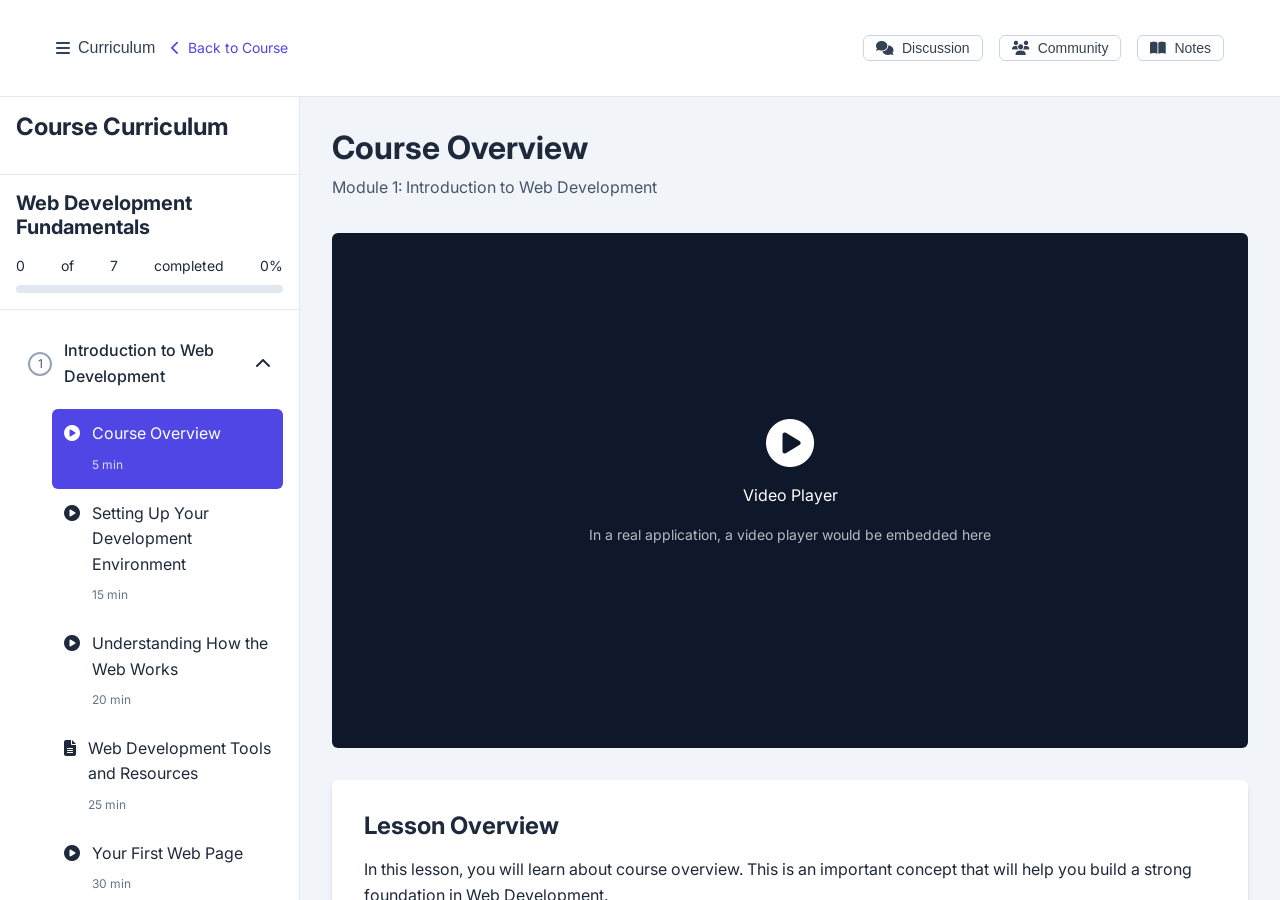
<file: enrolled-course.html>
<!DOCTYPE html>
<html lang="en">
<head>
    <meta charset="UTF-8">
    <meta name="viewport" content="width=device-width, initial-scale=1.0">
    <title>Web Development Fundamentals - Learning - EduSkill</title>
    <link rel="stylesheet" href="css/styles.css">
    <link rel="stylesheet" href="https://cdnjs.cloudflare.com/ajax/libs/font-awesome/6.4.0/css/all.min.css">
    <link href="https://fonts.googleapis.com/css2?family=Inter:wght@300;400;500;600;700&display=swap" rel="stylesheet">
</head>
<body class="enrolled-course-page">
    <!-- Header -->
    <header class="learning-header">
        <div class="container">
            <div class="header-content">
                <div class="left-section">
                    <button id="mobile-sidebar-toggle" class="sidebar-toggle">
                        <i class="fas fa-bars"></i>
                        <span>Curriculum</span>
                    </button>
                    <a href="course-detail.html" class="back-link">
                        <i class="fas fa-chevron-left"></i>
                        <span>Back to Course</span>
                    </a>
                </div>
                
                <div class="right-section">
                    <button class="btn btn-outline btn-sm">
                        <i class="fas fa-comments"></i>
                        <span>Discussion</span>
                    </button>
                    <button class="btn btn-outline btn-sm">
                        <i class="fas fa-users"></i>
                        <span>Community</span>
                    </button>
                    <button class="btn btn-outline btn-sm">
                        <i class="fas fa-book-open"></i>
                        <span>Notes</span>
                    </button>
                </div>
            </div>
        </div>
    </header>

    <div class="learning-container">
        <!-- Sidebar -->
        <aside class="learning-sidebar" id="learning-sidebar">
            <div class="sidebar-header">
                <div class="sidebar-close" id="sidebar-close">
                    <i class="fas fa-times"></i>
                </div>
                <h3>Course Curriculum</h3>
            </div>
            
            <div class="course-info">
                <h4>Web Development Fundamentals</h4>
                <div class="progress-info">
                    <div class="progress-text">
                        <span id="completed-count">0</span> of <span id="total-lessons">30</span> completed
                        <span id="progress-percent">0%</span>
                    </div>
                    <div class="progress-bar">
                        <div class="progress-fill" id="progress-fill" style="width: 0%"></div>
                    </div>
                </div>
            </div>
            
            <div class="curriculum-list">
                <div class="module">
                    <div class="module-header">
                        <div class="module-status">
                            <div class="status-icon">1</div>
                        </div>
                        <span class="module-title">Introduction to Web Development</span>
                        <i class="fas fa-chevron-down module-toggle"></i>
                    </div>
                    <div class="module-content">
                        <ul class="lessons">
                            <li class="lesson active" data-module="0" data-lesson="0">
                                <div class="lesson-status">
                                    <i class="fas fa-play-circle"></i>
                                </div>
                                <div class="lesson-info">
                                    <span class="lesson-title">Course Overview</span>
                                    <span class="lesson-duration">5 min</span>
                                </div>
                            </li>
                            <li class="lesson" data-module="0" data-lesson="1">
                                <div class="lesson-status">
                                    <i class="fas fa-play-circle"></i>
                                </div>
                                <div class="lesson-info">
                                    <span class="lesson-title">Setting Up Your Development Environment</span>
                                    <span class="lesson-duration">15 min</span>
                                </div>
                            </li>
                            <li class="lesson" data-module="0" data-lesson="2">
                                <div class="lesson-status">
                                    <i class="fas fa-play-circle"></i>
                                </div>
                                <div class="lesson-info">
                                    <span class="lesson-title">Understanding How the Web Works</span>
                                    <span class="lesson-duration">20 min</span>
                                </div>
                            </li>
                            <li class="lesson" data-module="0" data-lesson="3">
                                <div class="lesson-status">
                                    <i class="fas fa-file-alt"></i>
                                </div>
                                <div class="lesson-info">
                                    <span class="lesson-title">Web Development Tools and Resources</span>
                                    <span class="lesson-duration">25 min</span>
                                </div>
                            </li>
                            <li class="lesson" data-module="0" data-lesson="4">
                                <div class="lesson-status">
                                    <i class="fas fa-play-circle"></i>
                                </div>
                                <div class="lesson-info">
                                    <span class="lesson-title">Your First Web Page</span>
                                    <span class="lesson-duration">30 min</span>
                                </div>
                            </li>
                        </ul>
                    </div>
                </div>
                
                <div class="module">
                    <div class="module-header">
                        <div class="module-status">
                            <div class="status-icon">2</div>
                        </div>
                        <span class="module-title">HTML Fundamentals</span>
                        <i class="fas fa-chevron-down module-toggle"></i>
                    </div>
                    <div class="module-content">
                        <ul class="lessons">
                            <li class="lesson" data-module="1" data-lesson="0">
                                <div class="lesson-status">
                                    <i class="fas fa-play-circle"></i>
                                </div>
                                <div class="lesson-info">
                                    <span class="lesson-title">HTML Document Structure</span>
                                    <span class="lesson-duration">20 min</span>
                                </div>
                            </li>
                            <li class="lesson" data-module="1" data-lesson="1">
                                <div class="lesson-status">
                                    <i class="fas fa-play-circle"></i>
                                </div>
                                <div class="lesson-info">
                                    <span class="lesson-title">Working with Text Elements</span>
                                    <span class="lesson-duration">25 min</span>
                                </div>
                            </li>
                            <!-- More lessons would be here -->
                        </ul>
                    </div>
                </div>
                
                <div class="module">
                    <div class="module-header">
                        <div class="module-status">
                            <div class="status-icon">3</div>
                        </div>
                        <span class="module-title">CSS Styling</span>
                        <i class="fas fa-chevron-down module-toggle"></i>
                    </div>
                    <div class="module-content">
                        <!-- Lessons would be here -->
                    </div>
                </div>
                
                <div class="module">
                    <div class="module-header">
                        <div class="module-status">
                            <div class="status-icon">4</div>
                        </div>
                        <span class="module-title">JavaScript Basics</span>
                        <i class="fas fa-chevron-down module-toggle"></i>
                    </div>
                    <div class="module-content">
                        <!-- Lessons would be here -->
                    </div>
                </div>
            </div>
        </aside>

        <!-- Main Content -->
        <main class="learning-content">
            <div class="lesson-container">
                <div class="lesson-header">
                    <h1 id="current-lesson-title">Course Overview</h1>
                    <p id="current-module-title">Module 1: Introduction to Web Development</p>
                </div>
                
                <!-- Video Player -->
                <div class="video-container">
                    <div class="video-placeholder">
                        <i class="fas fa-play-circle"></i>
                        <p>Video Player</p>
                        <p class="video-note">In a real application, a video player would be embedded here</p>
                    </div>
                </div>
                
                <!-- Lesson Content -->
                <div class="lesson-content">
                    <div class="lesson-section">
                        <h2>Lesson Overview</h2>
                        <p>In this lesson, you will learn about course overview. This is an important concept that will help you build a strong foundation in Web Development.</p>
                        
                        <h3>Learning Objectives</h3>
                        <ul>
                            <li>Understand the core concepts of course overview</li>
                            <li>Apply these concepts in practical scenarios</li>
                            <li>Build a working example to demonstrate your knowledge</li>
                        </ul>
                        
                        <h3>Prerequisites</h3>
                        <p>Before starting this lesson, make sure you have completed the previous lessons in this module.</p>
                    </div>
                    
                    <div class="lesson-section">
                        <h2>Additional Resources</h2>
                        <div class="resources-list">
                            <div class="resource-item">
                                <i class="fas fa-file-alt"></i>
                                <div class="resource-info">
                                    <h3>Supplementary Reading</h3>
                                    <p>Additional articles and tutorials to deepen your understanding.</p>
                                    <a href="#" class="resource-link">View Resource</a>
                                </div>
                            </div>
                            
                            <div class="resource-item">
                                <i class="fas fa-globe"></i>
                                <div class="resource-info">
                                    <h3>External References</h3>
                                    <p>Links to official documentation and community resources.</p>
                                    <a href="#" class="resource-link">View Resource</a>
                                </div>
                            </div>
                            
                            <div class="resource-item">
                                <i class="fas fa-code"></i>
                                <div class="resource-info">
                                    <h3>Code Samples</h3>
                                    <p>Example code snippets to help you implement the concepts.</p>
                                    <a href="#" class="resource-link">View Resource</a>
                                </div>
                            </div>
                        </div>
                    </div>
                </div>
            </div>
            
            <!-- Navigation Footer -->
            <div class="lesson-navigation">
                <button class="btn btn-outline" id="prev-lesson" disabled>
                    <i class="fas fa-chevron-left"></i>
                    Previous Lesson
                </button>
                
                <button class="btn btn-primary" id="next-lesson">
                    Mark as Completed
                    <i class="fas fa-chevron-right"></i>
                </button>
            </div>
        </main>
    </div>

    <script src="js/main.js"></script>
    <script src="js/enrolled-course.js"></script>
</body>
</html>
</file>
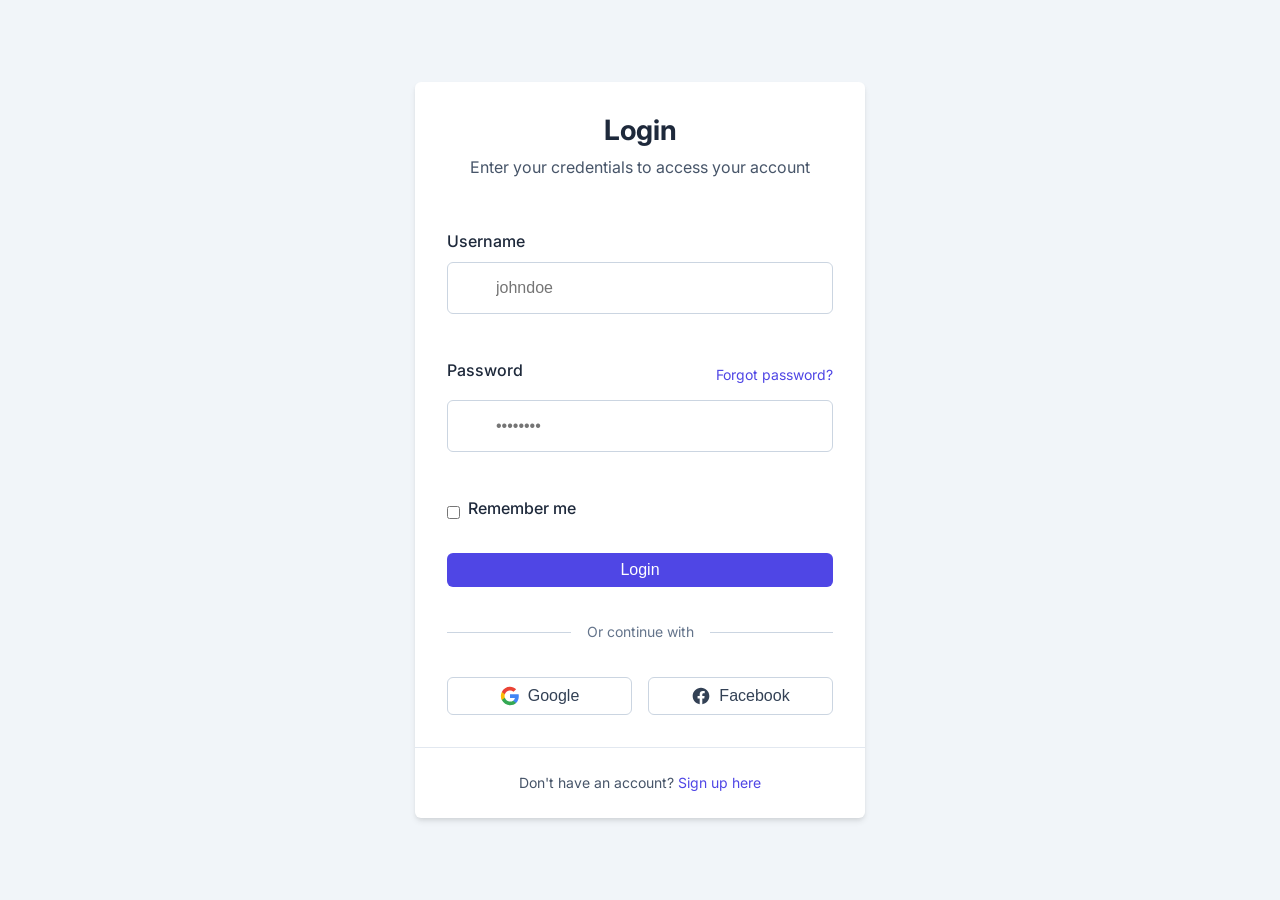
<file: login.html>
<!DOCTYPE html>
<html lang="en">
<head>
    <meta charset="UTF-8">
    <meta name="viewport" content="width=device-width, initial-scale=1.0">
    <title>Login - EduSkill</title>
    <link rel="stylesheet" href="css/styles.css">
    <link rel="stylesheet" href="https://cdnjs.cloudflare.com/ajax/libs/font-awesome/6.4.0/css/all.min.css">
    <link href="https://fonts.googleapis.com/css2?family=Inter:wght@300;400;500;600;700&display=swap" rel="stylesheet">
</head>
<body class="auth-page">
    <div class="auth-container">
        <div class="auth-card">
            <div class="auth-header">
                <h1>Login</h1>
                <p>Enter your credentials to access your account</p>
            </div>
            
            <div class="auth-body">
                <form id="login-form" class="auth-form">
                    <div class="form-group">
                        <label for="username">Username</label>
                        <input type="text" id="username" name="username" placeholder="johndoe" required>
                        <span class="error-message" id="username-error"></span>
                    </div>
                    
                    <div class="form-group">
                        <div class="label-with-link">
                            <label for="password">Password</label>
                            <a href="#" class="forgot-password">Forgot password?</a>
                        </div>
                        <input type="password" id="password" name="password" placeholder="••••••••" required>
                        <span class="error-message" id="password-error"></span>
                    </div>
                    
                    <div class="form-check">
                        <input type="checkbox" id="rememberMe" name="rememberMe">
                        <label for="rememberMe">Remember me</label>
                    </div>
                    
                    <button type="submit" class="btn btn-primary btn-block">Login</button>
                </form>
                
                <div class="divider">
                    <span>Or continue with</span>
                </div>
                
                <div class="social-login">
                    <button class="btn btn-outline btn-social">
                        <svg class="social-icon" viewBox="0 0 24 24">
                            <path d="M22.56 12.25c0-.78-.07-1.53-.2-2.25H12v4.26h5.92c-.26 1.37-1.04 2.53-2.21 3.31v2.77h3.57c2.08-1.92 3.28-4.74 3.28-8.09z" fill="#4285F4"/>
                            <path d="M12 23c2.97 0 5.46-.98 7.28-2.66l-3.57-2.77c-.98.66-2.23 1.06-3.71 1.06-2.86 0-5.29-1.93-6.16-4.53H2.18v2.84C3.99 20.53 7.7 23 12 23z" fill="#34A853"/>
                            <path d="M5.84 14.09c-.22-.66-.35-1.36-.35-2.09s.13-1.43.35-2.09V7.07H2.18C1.43 8.55 1 10.22 1 12s.43 3.45 1.18 4.93l2.85-2.22.81-.62z" fill="#FBBC05"/>
                            <path d="M12 5.38c1.62 0 3.06.56 4.21 1.64l3.15-3.15C17.45 2.09 14.97 1 12 1 7.7 1 3.99 3.47 2.18 7.07l3.66 2.84c.87-2.6 3.3-4.53 6.16-4.53z" fill="#EA4335"/>
                            <path d="M1 1h22v22H1z" fill="none"/>
                        </svg>
                        Google
                    </button>
                    <button class="btn btn-outline btn-social">
                        <svg class="social-icon" fill="currentColor" viewBox="0 0 24 24">
                            <path d="M22 12c0-5.523-4.477-10-10-10S2 6.477 2 12c0 4.991 3.657 9.128 8.438 9.878v-6.987h-2.54V12h2.54V9.797c0-2.506 1.492-3.89 3.777-3.89 1.094 0 2.238.195 2.238.195v2.46h-1.26c-1.243 0-1.63.771-1.63 1.562V12h2.773l-.443 2.89h-2.33v6.988C18.343 21.128 22 16.991 22 12z"/>
                        </svg>
                        Facebook
                    </button>
                </div>
            </div>
            
            <div class="auth-footer">
                <p>Don't have an account? <a href="signup.html">Sign up here</a></p>
            </div>
        </div>
    </div>
    
    <!-- Toast Notification -->
    <div class="toast" id="toast">
        <div class="toast-content">
            <i class="fas fa-check-circle toast-icon"></i>
            <div class="toast-message">
                <span class="toast-title">Success!</span>
                <span class="toast-description">Login successful!</span>
            </div>
        </div>
        <div class="toast-progress"></div>
    </div>

    <script src="js/main.js"></script>
    <script src="js/login.js"></script>
</body>
</html>
</file>
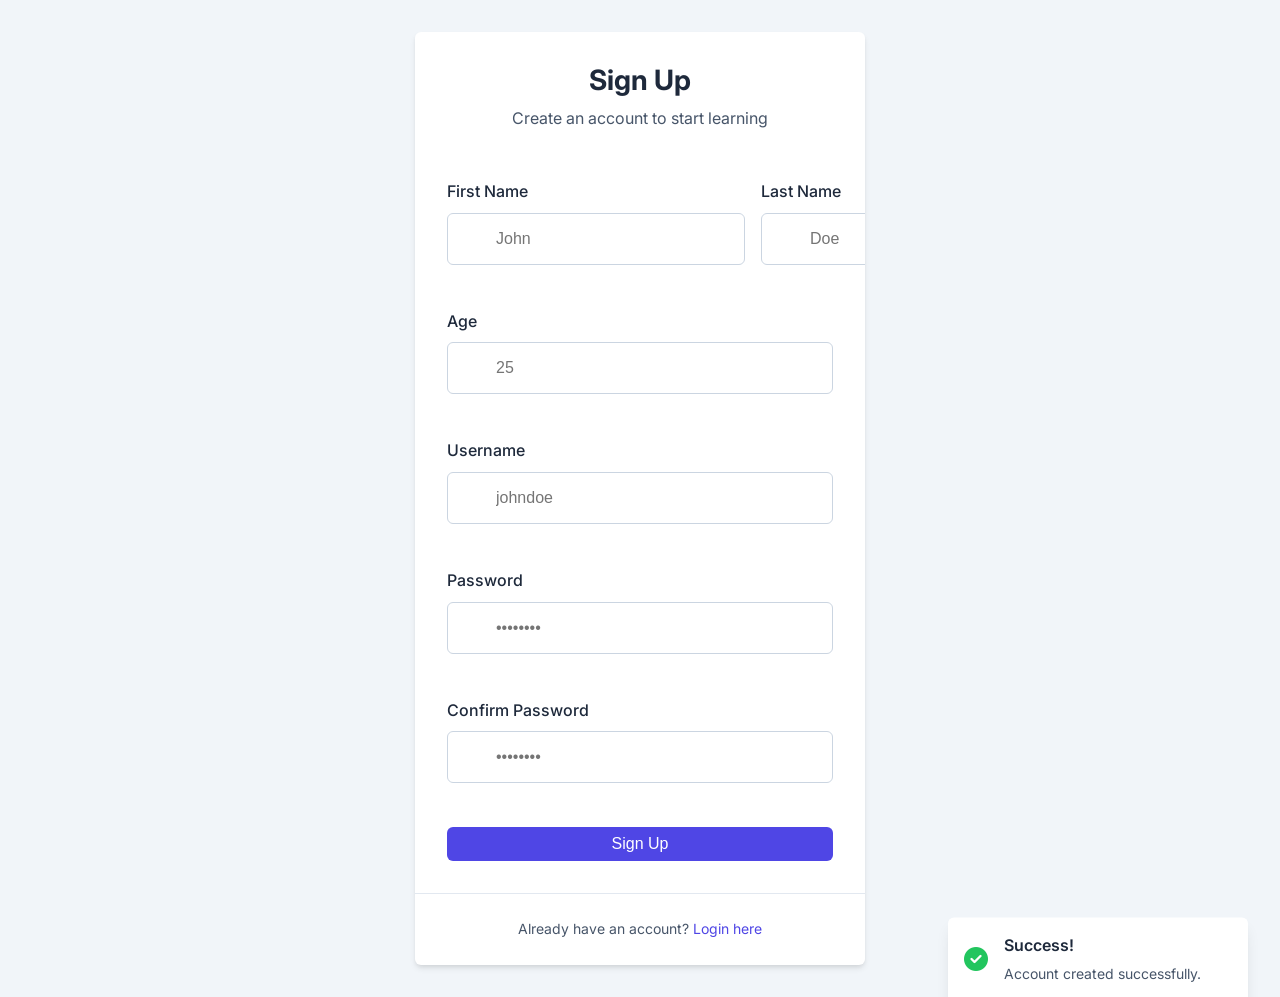
<file: signup.html>
<!DOCTYPE html>
<html lang="en">
<head>
    <meta charset="UTF-8">
    <meta name="viewport" content="width=device-width, initial-scale=1.0">
    <title>Sign Up - EduSkill</title>
    <link rel="stylesheet" href="css/styles.css">
    <link rel="stylesheet" href="https://cdnjs.cloudflare.com/ajax/libs/font-awesome/6.4.0/css/all.min.css">
    <link href="https://fonts.googleapis.com/css2?family=Inter:wght@300;400;500;600;700&display=swap" rel="stylesheet">
</head>
<body class="auth-page">
    <div class="auth-container">
        <div class="auth-card">
            <div class="auth-header">
                <h1>Sign Up</h1>
                <p>Create an account to start learning</p>
            </div>
            
            <div class="auth-body">
                <form id="signup-form" class="auth-form">
                    <div class="form-row">
                        <div class="form-group">
                            <label for="firstName">First Name</label>
                            <input type="text" id="firstName" name="firstName" placeholder="John" required>
                            <span class="error-message" id="firstName-error"></span>
                        </div>
                        
                        <div class="form-group">
                            <label for="lastName">Last Name</label>
                            <input type="text" id="lastName" name="lastName" placeholder="Doe" required>
                            <span class="error-message" id="lastName-error"></span>
                        </div>
                    </div>
                    
                    <div class="form-group">
                        <label for="age">Age</label>
                        <input type="number" id="age" name="age" placeholder="25" required>
                        <span class="error-message" id="age-error"></span>
                    </div>
                    
                    <div class="form-group">
                        <label for="username">Username</label>
                        <input type="text" id="username" name="username" placeholder="johndoe" required>
                        <span class="error-message" id="username-error"></span>
                    </div>
                    
                    <div class="form-group">
                        <label for="password">Password</label>
                        <input type="password" id="password" name="password" placeholder="••••••••" required>
                        <span class="error-message" id="password-error"></span>
                    </div>
                    
                    <div class="form-group">
                        <label for="confirmPassword">Confirm Password</label>
                        <input type="password" id="confirmPassword" name="confirmPassword" placeholder="••••••••" required>
                        <span class="error-message" id="confirmPassword-error"></span>
                    </div>
                    
                    <button type="submit" class="btn btn-primary btn-block">Sign Up</button>
                </form>
            </div>
            
            <div class="auth-footer">
                <p>Already have an account? <a href="login.html">Login here</a></p>
            </div>
        </div>
    </div>
    
    <!-- Toast Notification -->
    <div class="toast" id="toast">
        <div class="toast-content">
            <i class="fas fa-check-circle toast-icon"></i>
            <div class="toast-message">
                <span class="toast-title">Success!</span>
                <span class="toast-description">Account created successfully.</span>
            </div>
        </div>
        <div class="toast-progress"></div>
    </div>

    <script src="js/main.js"></script>
    <script src="js/signup.js"></script>
</body>
</html>
</file>
<file: css/styles.css>
/* ===== GLOBAL STYLES ===== */
:root {
    --primary-color: #4f46e5;
    --primary-dark: #4338ca;
    --primary-light: #818cf8;
    --secondary-color: #f9fafb;
    --success-color: #22c55e;
    --danger-color: #ef4444;
    --warning-color: #f59e0b;
    --info-color: #0ea5e9;
    --dark-color: #1e293b;
    --light-color: #f8fafc;
    --gray-100: #f1f5f9;
    --gray-200: #e2e8f0;
    --gray-300: #cbd5e1;
    --gray-400: #94a3b8;
    --gray-500: #64748b;
    --gray-600: #475569;
    --gray-700: #334155;
    --gray-800: #1e293b;
    --gray-900: #0f172a;
    --border-radius: 0.375rem;
    --box-shadow: 0 4px 6px -1px rgba(0, 0, 0, 0.1), 0 2px 4px -1px rgba(0, 0, 0, 0.06);
    --transition: all 0.3s ease;
}

* {
    margin: 0;
    padding: 0;
    box-sizing: border-box;
}

body {
    font-family: 'Inter', sans-serif;
    line-height: 1.6;
    color: var(--gray-800);
    background-color: var(--gray-100);
}

.container {
    width: 100%;
    max-width: 1200px;
    margin: 0 auto;
    padding: 0 1rem;
}

a {
    text-decoration: none;
    color: var(--primary-color);
    transition: var(--transition);
}

a:hover {
    color: var(--primary-dark);
}

ul {
    list-style: none;
}

img {
    max-width: 100%;
    height: auto;
}

/* ===== TYPOGRAPHY ===== */
h1, h2, h3, h4, h5, h6 {
    font-weight: 700;
    line-height: 1.2;
    margin-bottom: 1rem;
}

h1 {
    font-size: 2.5rem;
}

h2 {
    font-size: 2rem;
}

h3 {
    font-size: 1.5rem;
}

h4 {
    font-size: 1.25rem;
}

p {
    margin-bottom: 1rem;
}

/* ===== BUTTONS ===== */
.btn {
    display: inline-flex;
    align-items: center;
    justify-content: center;
    padding: 0.5rem 1rem;
    border-radius: var(--border-radius);
    font-weight: 500;
    cursor: pointer;
    transition: var(--transition);
    border: none;
    font-size: 1rem;
}

.btn-primary {
    background-color: var(--primary-color);
    color: white;
}

.btn-primary:hover {
    background-color: var(--primary-dark);
    color: white;
}

.btn-outline {
    background-color: transparent;
    border: 1px solid var(--gray-300);
    color: var(--gray-700);
}

.btn-outline:hover {
    background-color: var(--gray-100);
    color: var(--gray-900);
}

.btn-light {
    background-color: white;
    color: var(--primary-color);
}

.btn-light:hover {
    background-color: var(--gray-100);
}

.btn-outline-light {
    background-color: transparent;
    border: 1px solid white;
    color: white;
}

.btn-outline-light:hover {
    background-color: rgba(255, 255, 255, 0.1);
}

.btn-sm {
    padding: 0.25rem 0.75rem;
    font-size: 0.875rem;
}

.btn-lg {
    padding: 0.75rem 1.5rem;
    font-size: 1.125rem;
}

.btn-block {
    display: block;
    width: 100%;
}

.btn i, .btn svg {
    margin-right: 0.5rem;
}

.btn:disabled {
    opacity: 0.65;
    cursor: not-allowed;
}

/* ===== HEADER & NAVIGATION ===== */
.header {
    background-color: white;
    border-bottom: 1px solid var(--gray-200);
    position: sticky;
    top: 0;
    z-index: 100;
}

.header-content {
    display: flex;
    align-items: center;
    justify-content: space-between;
    height: 4rem;
}

.logo {
    font-size: 1.5rem;
    font-weight: 700;
    color: var(--primary-color);
}

.nav-desktop {
    display: none;
}

.nav-links {
    display: flex;
    gap: 2rem;
}

.nav-links a {
    color: var(--gray-700);
    font-weight: 500;
}

.nav-links a:hover, .nav-links a.active {
    color: var(--primary-color);
}

.auth-buttons {
    display: none;
    gap: 0.75rem;
}

.mobile-menu-btn {
    background: none;
    border: none;
    font-size: 1.5rem;
    color: var(--gray-700);
    cursor: pointer;
}

.mobile-menu {
    display: none;
    background-color: white;
    border-top: 1px solid var(--gray-200);
    padding: 1rem 0;
}

.mobile-menu.active {
    display: block;
}

.mobile-nav-links {
    margin-bottom: 1rem;
}

.mobile-nav-links a {
    display: block;
    padding: 0.75rem 0;
    color: var(--gray-700);
    font-weight: 500;
}

.mobile-nav-links a:hover, .mobile-nav-links a.active {
    color: var(--primary-color);
}

.mobile-auth-buttons {
    display: flex;
    flex-direction: column;
    gap: 0.75rem;
    padding-top: 1rem;
    border-top: 1px solid var(--gray-200);
}

@media (min-width: 768px) {
    .nav-desktop {
        display: block;
    }
    
    .auth-buttons {
        display: flex;
    }
    
    .mobile-menu-btn {
        display: none;
    }
}

/* ===== HERO SECTION ===== */
.hero {
    background:linear-gradient(to right, rgba(79, 70, 229, 0.9), rgba(79, 70, 229, 1));
    color: white;
    padding: 5rem 0;
}

.hero-content {
    display: flex;
    flex-direction: column;
    gap: 2rem;
}

.hero-text {
    text-align: center;
}

.hero-text h1 {
    font-size: 2.5rem;
    margin-bottom: 1rem;
}

.hero-text p {
    font-size: 1.125rem;
    margin-bottom: 2rem;
    opacity: 0.9;
}

.hero-buttons {
    display: flex;
    flex-direction: column;
    gap: 1rem;
    justify-content: center;
}

.hero-image {
    display: flex;
    justify-content: center;
}

.hero-image img {
    border-radius: var(--border-radius);
    box-shadow: var(--box-shadow);
}

@media (min-width: 768px) {
    .hero-content {
        flex-direction: row;
        align-items: center;
    }
    
    .hero-text {
        flex: 1;
        text-align: left;
    }
    
    .hero-image {
        flex: 1;
    }
    
    .hero-buttons {
        flex-direction: row;
        justify-content: flex-start;
    }
}

/* ===== FEATURES SECTION ===== */
.features {
    padding: 5rem 0;
    background-color: white;
}

.section-header {
    text-align: center;
    max-width: 800px;
    margin: 0 auto 3rem;
}

.section-header h2 {
    font-size: 2.25rem;
    margin-bottom: 1rem;
}

.section-header p {
    font-size: 1.125rem;
    color: var(--gray-600);
}

.features-grid {
    display: grid;
    grid-template-columns: 1fr;
    gap: 2rem;
}

.feature-card {
    background-color: white;
    border-radius: var(--border-radius);
    padding: 2rem;
    box-shadow: var(--box-shadow);
    transition: var(--transition);
}

.feature-card:hover {
    transform: translateY(-5px);
    box-shadow: 0 10px 15px -3px rgba(0, 0, 0, 0.1), 0 4px 6px -2px rgba(0, 0, 0, 0.05);
}

.feature-icon {
    font-size: 2.5rem;
    color: var(--primary-color);
    margin-bottom: 1.5rem;
}

.feature-card h3 {
    font-size: 1.25rem;
    margin-bottom: 1rem;
}

@media (min-width: 768px) {
    .features-grid {
        grid-template-columns: repeat(3, 1fr);
    }
}

/* ===== TESTIMONIALS SECTION ===== */
.testimonials {
    padding: 5rem 0;
}

.testimonials-grid {
    display: grid;
    grid-template-columns: 1fr;
    gap: 2rem;
}

.testimonial-card {
    background-color: white;
    border-radius: var(--border-radius);
    padding: 2rem;
    box-shadow: var(--box-shadow);
    text-align: center;
}

.testimonial-image {
    margin-bottom: 1.5rem;
}

.testimonial-image img {
    width: 5rem;
    height: 5rem;
    border-radius: 50%;
    object-fit: cover;
    margin: 0 auto;
}

.testimonial-quote {
    font-style: italic;
    color: var(--gray-700);
    margin-bottom: 1.5rem;
}

.author-name {
    font-weight: 600;
    margin-bottom: 0.25rem;
}

.author-role {
    color: var(--gray-500);
    font-size: 0.875rem;
}

@media (min-width: 768px) {
    .testimonials-grid {
        grid-template-columns: repeat(3, 1fr);
    }
}

/* ===== PRICING SECTION ===== */
.pricing {
    padding: 5rem 0;
    background-color: var(--gray-50);
}

.pricing-grid {
    display: grid;
    grid-template-columns: 1fr;
    gap: 2rem;
}

.pricing-card {
    background-color: white;
    border-radius: var(--border-radius);
    overflow: hidden;
    box-shadow: var(--box-shadow);
    transition: var(--transition);
}

.pricing-card-highlighted {
    transform: scale(1.05);
    border: 2px solid var(--primary-color);
    position: relative;
    z-index: 1;
}

.pricing-header {
    padding: 2rem;
    text-align: center;
    border-bottom: 1px solid var(--gray-200);
}

.pricing-header h3 {
    font-size: 1.5rem;
    margin-bottom: 1rem;
}

.pricing-price {
    margin-bottom: 1rem;
}

.price {
    font-size: 2.5rem;
    font-weight: 700;
    color: var(--primary-color);
}

.period {
    font-size: 1rem;
    color: var(--gray-500);
}

.pricing-body {
    padding: 2rem;
}

.pricing-body p {
    text-align: center;
    margin-bottom: 1.5rem;
}

.pricing-features {
    margin-bottom: 2rem;
}

.pricing-features li {
    display: flex;
    align-items: flex-start;
    margin-bottom: 1rem;
}

.pricing-features i {
    color: var(--primary-color);
    margin-right: 0.75rem;
    margin-top: 0.25rem;
}

.pricing-footer {
    padding: 0 2rem 2rem;
}

@media (min-width: 768px) {
    .pricing-grid {
        grid-template-columns: repeat(3, 1fr);
    }
}

/* ===== CTA SECTION ===== */
.cta {
    background:linear-gradient(to right, rgba(79, 70, 229, 0.9), rgba(79, 70, 229, 1));
    color: white;
    padding: 5rem 0;
    text-align: center;
}

.cta h2 {
    font-size: 2.25rem;
    margin-bottom: 1rem;
}

.cta p {
    font-size: 1.125rem;
    margin-bottom: 2rem;
    opacity: 0.9;
    max-width: 800px;
    margin-left: auto;
    margin-right: auto;
}

/* ===== FOOTER ===== */
.footer {
    background-color: var(--gray-900);
    color: white;
    padding: 5rem 0 2rem;
}

.footer-grid {
    display: grid;
    grid-template-columns: 1fr;
    gap: 3rem;
    margin-bottom: 3rem;
}

.footer-column h3 {
    font-size: 1.25rem;
    margin-bottom: 1.5rem;
    color: white;
}

.footer-column p {
    color: var(--gray-400);
    margin-bottom: 1.5rem;
}

.social-links {
    display: flex;
    gap: 1rem;
}

.social-links a {
    display: flex;
    align-items: center;
    justify-content: center;
    width: 2.5rem;
    height: 2.5rem;
    border-radius: 50%;
    background-color: var(--gray-800);
    color: var(--gray-300);
    transition: var(--transition);
}

.social-links a:hover {
    background-color: var(--primary-color);
    color: white;
}

.footer-links li {
    margin-bottom: 0.75rem;
}

.footer-links a {
    color: var(--gray-400);
    transition: var(--transition);
}

.footer-links a:hover {
    color: white;
}

.contact-info li {
    display: flex;
    margin-bottom: 1rem;
    color: var(--gray-400);
}

.contact-info i {
    color: var(--primary-color);
    margin-right: 1rem;
    margin-top: 0.25rem;
}

.footer-bottom {
    text-align: center;
    padding-top: 2rem;
    border-top: 1px solid var(--gray-800);
    color: var(--gray-500);
}

@media (min-width: 768px) {
    .footer-grid {
        grid-template-columns: repeat(2, 1fr);
    }
}

@media (min-width: 992px) {
    .footer-grid {
        grid-template-columns: repeat(4, 1fr);
    }
}

/* ===== COURSES PAGE ===== */
.page-hero {
    background:linear-gradient(to right, rgba(79, 70, 229, 0.9), rgba(79, 70, 229, 1));
    color: white;
    padding: 3rem 0;
    text-align: center;
}

.page-hero h1 {
    font-size: 2.5rem;
    margin-bottom: 1rem;
}

.page-hero p {
    font-size: 1.125rem;
    max-width: 800px;
    margin: 0 auto;
    opacity: 0.9;
}

.filters {
    background-color: var(--gray-50);
    border-bottom: 1px solid var(--gray-200);
    padding: 1.5rem 0;
}

.filters-content {
    display: flex;
    flex-direction: column;
    gap: 1rem;
}

.filter-group {
    display: flex;
    flex-wrap: wrap;
    gap: 1rem;
}

.filter-select {
    padding: 0.5rem 1rem;
    border: 1px solid var(--gray-300);
    border-radius: var(--border-radius);
    background-color: white;
    font-size: 1rem;
    color: var(--gray-700);
    min-width: 150px;
}

.search-group {
    position: relative;
}

.search-input {
    width: 100%;
    padding: 1rem 3rem 1rem 3rem;
    border: 1px solid var(--gray-300);
    border-radius: var(--border-radius);
    font-size: 1rem;
}

.search-icon {
    position: absolute;
    left: 1rem;
    top: 50%;
    transform: translateY(-50%);
    color: var(--gray-400);
}

@media (min-width: 768px) {
    .filters-content {
        flex-direction: row;
        justify-content: space-between;
    }
    
    .search-group {
        width: 300px;
    }
}

.courses {
    padding: 3rem 0;
}

.courses-grid {
    display: grid;
    grid-template-columns: 1fr;
    gap: 2rem;
    margin-bottom: 3rem;
}

.course-card {
    background-color: white;
    border-radius: var(--border-radius);
    overflow: hidden;
    box-shadow: var(--box-shadow);
    transition: var(--transition);
    display: flex;
    flex-direction: column;
    padding: 1rem;
}

.course-card:hover {
    transform: translateY(-5px);
    box-shadow: 0 10px 15px -3px rgba(0, 0, 0, 0.1), 0 4px 6px -2px rgba(0, 0, 0, 0.05);
}

.course-image {
    position: relative;
}

.course-image img {
    width: 100%;
    height: 200px;
    object-fit: cover;
}

.course-badge {
    position: absolute;
    top: 1rem;
    right: 1rem;
    background-color: var(--warning-color);
    color: white;
    padding: 0.25rem 0.5rem;
    border-radius: var(--border-radius);
    font-size: 0.75rem;
    font-weight: 600;
}

.course-content {
    padding: 1.5rem;
    flex-grow: 1;
    display: flex;
    flex-direction: column;
}

.course-meta {
    display: flex;
    justify-content: space-between;
    align-items: center;
    margin-bottom: 1rem;
}

.course-category {
    background-color: var(--primary-light);
    color: var(--primary-dark);
    padding: 0.25rem 0.5rem;
    border-radius: var(--border-radius);
    font-size: 0.75rem;
    font-weight: 500;
}

.course-rating {
    display: flex;
    align-items: center;
    font-size: 0.875rem;
}

.course-rating i {
    color: var(--warning-color);
    margin-right: 0.25rem;
}

.course-title {
    font-size: 1.25rem;
    margin-bottom: 0.5rem;
    line-height: 1.4;
}

.course-instructor {
    font-size: 0.875rem;
    color: var(--gray-600);
    margin-bottom: 1rem;
}

.course-description {
    color: var(--gray-600);
    margin-bottom: 1.5rem;
}

.course-details {
    display: flex;
    justify-content: space-between;
    font-size: 0.875rem;
    color: var(--gray-500);
    margin-bottom: 1.5rem;
    margin-top: auto;
}

.course-detail {
    display: flex;
    align-items: center;
}

.course-detail i {
    margin-right: 0.5rem;
}

.course-footer {
    display: flex;
    justify-content: space-between;
    align-items: center;
    padding-top: 1.5rem;
    border-top: 1px solid var(--gray-200);
}

.course-price {
    font-weight: 700;
    font-size: 1.25rem;
    color: var(--primary-color);
}

.course-original-price {
    text-decoration: line-through;
    color: var(--gray-500);
    font-size: 0.875rem;
    margin-left: 0.5rem;
}

@media (min-width: 768px) {
    .courses-grid {
        grid-template-columns: repeat(2, 1fr);
    }
}

@media (min-width: 992px) {
    .courses-grid {
        grid-template-columns: repeat(3, 1fr);
    }
}

.pagination {
    display: flex;
    justify-content: center;
    gap: 0.5rem;
}

.pagination-btn {
    display: flex;
    align-items: center;
    justify-content: center;
    width: 2.5rem;
    height: 2.5rem;
    border-radius: var(--border-radius);
    background-color: white;
    border: 1px solid var(--gray-300);
    color: var(--gray-700);
    cursor: pointer;
    transition: var(--transition);
}

.pagination-btn:hover {
    background-color: var(--gray-100);
}

.pagination-btn.active {
    background-color: var(--primary-color);
    color: white;
    border-color: var(--primary-color);
}

.pagination-btn:disabled {
    opacity: 0.5;
    cursor: not-allowed;
}

/* ===== COURSE DETAIL PAGE ===== */
.course-hero {
    background:linear-gradient(to right, rgba(79, 70, 229, 0.9), rgba(79, 70, 229, 1));
    background-size: cover;
    background-position: center;
    color: white;
    padding: 3rem 0;
}

.course-hero-content {
    display: grid;
    grid-template-columns: 1fr auto;
    align-items: start;
    gap: 4rem;
    padding: 2rem;
}

.course-hero-info {
    background: rgba(255, 255, 255, 0.1);
    border: 1px solid rgba(255, 255, 255, 0.2);
    border-radius: var(--border-radius);
    padding: 2rem;
    max-width: 650px;
}

.course-meta {
    display: flex;
    align-items: center;
    gap: 1.5rem;
    margin-bottom: 2rem;
}

.course-hero-info h1 {
    font-size: 2.5rem;
    margin-bottom: 1.5rem;
    line-height: 1.2;
}

.course-hero-info p {
    font-size: 1.125rem;
    margin-bottom: 2rem;
    opacity: 0.9;
    max-width: 55ch;
}

.course-details {
    display: grid;
    grid-template-columns: repeat(auto-fit, minmax(150px, 1fr));
    gap: 1.5rem;
    margin-top: 2rem;
    padding-top: 2rem;
    border-top: 1px solid rgba(255, 255, 255, 0.2);
}

.course-detail {
    display: flex;
    align-items: center;
    gap: 0.75rem;
}

.course-detail i {
    opacity: 0.9;
}

.course-hero-card {
    background: white;
    border-radius: var(--border-radius);
    box-shadow: var(--box-shadow);
    width: 380px;
    padding: 1.5rem;
    display: flex;
    flex-direction: column;
    gap: 1.5rem;
}

.course-thumbnail {
    position: relative;
    border-radius: var(--border-radius);
    overflow: hidden;
    aspect-ratio: 16/9;
    background: var(--gray-100);
}

.course-thumbnail img {
    width: 100%;
    height: 100%;
    object-fit: cover;
}

.play-overlay {
    position: absolute;
    inset: 0;
    background: rgba(0, 0, 0, 0.2);
    display: flex;
    align-items: center;
    justify-content: center;
    transition: var(--transition);
}

.play-overlay:hover {
    background: rgba(0, 0, 0, 0.3);
}

.play-btn {
    width: 3.5rem;
    height: 3.5rem;
    border-radius: 50%;
    background: rgba(255, 255, 255, 0.9);
    border: none;
    color: var(--primary-color);
    font-size: 1.25rem;
    display: flex;
    align-items: center;
    justify-content: center;
    cursor: pointer;
    transition: var(--transition);
}

.play-btn:hover {
    transform: scale(1.1);
    background: white;
}

.course-pricing {
    display: flex;
    flex-direction: column;
    gap: 1rem;
}

.price-info {
    display: flex;
    align-items: center;
    gap: 1rem;
}

.current-price {
    font-size: 2rem;
    font-weight: 700;
    color: var(--gray-900);
    line-height: 1;
}

.original-price {
    text-decoration: line-through;
    color: var(--gray-500);
    font-size: 1rem;
}

.discount {
    background: var(--success-color);
    color: white;
    padding: 0.25rem 0.5rem;
    border-radius: var(--border-radius);
    font-size: 0.875rem;
    font-weight: 500;
}

.btn-enroll {
    background: var(--primary-color);
    color: white;
    padding: 1rem;
    border-radius: var(--border-radius);
    font-size: 1.125rem;
    font-weight: 600;
    text-align: center;
    transition: var(--transition);
}

.btn-enroll:hover {
    background: var(--primary-dark);
}

.guarantee {
    text-align: center;
    color: var(--gray-600);
    font-size: 0.875rem;
}

.course-features {
    border-top: 1px solid var(--gray-200);
    padding-top: 1.5rem;
    display: flex;
    flex-direction: column;
    gap: 1rem;
}

.course-features li {
    display: flex;
    align-items: center;
    gap: 0.75rem;
    color: var(--gray-700);
    font-size: 0.9375rem;
}

.course-features li i {
    color: var(--success-color);
    font-size: 1rem;
}

.course-content {
    padding: 3rem 0;
}

.course-tabs-container {
    display: flex;
    flex-direction: column;
    gap: 2rem;
}

.tabs-nav {
    display: flex;
    overflow-x: auto;
    border-bottom: 1px solid var(--gray-200);
}

.tab-item {
    padding: 1rem 1.5rem;
    font-weight: 500;
    color: var(--gray-600);
    cursor: pointer;
    white-space: nowrap;
    border-bottom: 2px solid transparent;
}

.tab-item.active {
    color: var(--primary-color);
    border-bottom-color: var(--primary-color);
}

.tab-pane {
    display: none;
    padding: 2rem 0;
}

.tab-pane.active {
    display: block;
}

.course-tabs {
    display: flex;
    flex-direction: column;
    gap: 2rem;
}

.course-main-content {
    flex: 2;
}

.course-sidebar {
    flex: 1;
}

@media (min-width: 992px) {
    .course-tabs {
        flex-direction: row;
    }
}

.learning-outcomes {
    margin-bottom: 3rem;
}

.outcomes-grid {
    display: grid;
    grid-template-columns: 1fr;
    gap: 1rem;
}

.outcome-item {
    display: flex;
    align-items: flex-start;
}

.outcome-item i {
    color: var(--primary-color);
    margin-right: 1rem;
    margin-top: 0.25rem;
}

@media (min-width: 768px) {
    .outcomes-grid {
        grid-template-columns: repeat(2, 1fr);
    }
}

.course-description, .course-requirements, .target-audience {
    margin-bottom: 3rem;
}

.course-description p, .course-requirements li, .target-audience li {
    color: var(--gray-600);
}

.course-requirements ul, .target-audience ul {
    list-style-type: disc;
    padding-left: 1.5rem;
}

.course-requirements li, .target-audience li {
    margin-bottom: 0.5rem;
}

.curriculum-header {
    display: flex;
    justify-content: space-between;
    align-items: center;
    margin-bottom: 2rem;
}

.curriculum-info {
    color: var(--gray-600);
    font-size: 0.875rem;
}

.accordion-item {
    border: 1px solid var(--gray-200);
    border-radius: var(--border-radius);
    margin-bottom: 1rem;
    overflow: hidden;
}

.accordion-header {
    display: flex;
    justify-content: space-between;
    align-items: center;
    padding: 1rem 1.5rem;
    background-color: var(--gray-50);
    cursor: pointer;
}

.accordion-title {
    font-weight: 500;
}

.accordion-meta {
    font-size: 0.875rem;
    color: var(--gray-500);
    margin-right: 1rem;
}

.accordion-icon {
    transition: var(--transition);
}

.accordion-item.active .accordion-icon {
    transform: rotate(180deg);
}

.accordion-content {
    display: none;
    padding: 0;
}

.accordion-item.active .accordion-content {
    display: block;
}

.lessons-list {
    border-top: 1px solid var(--gray-200);
}

.lesson-item {
    display: flex;
    align-items: flex-start;
    padding: 1rem 1.5rem;
    border-bottom: 1px solid var(--gray-200);
}

.lesson-item:last-child {
    border-bottom: none;
}

.lesson-icon {
    margin-right: 1rem;
}

.lesson-icon.video i {
    color: var(--primary-color);
}

.lesson-icon.reading i {
    color: var(--info-color);
}

.lesson-icon.download i {
    color: var(--success-color);
}

.lesson-details {
    flex: 1;
}

.lesson-title {
    display: block;
    margin-bottom: 0.25rem;
}

.lesson-duration {
    font-size: 0.75rem;
    color: var(--gray-500);
}

.lesson-preview {
    font-size: 0.75rem;
    color: var(--primary-color);
}

.instructor-profile {
    margin-bottom: 3rem;
}

.instructor-header {
    display: flex;
    flex-direction: column;
    gap: 1.5rem;
    margin-bottom: 2rem;
}

.instructor-avatar {
    width: 8rem;
    height: 8rem;
    border-radius: 50%;
    overflow: hidden;
}

.instructor-avatar img {
    width: 100%;
    height: 100%;
    object-fit: cover;
}

.instructor-title {
    color: var(--gray-600);
    margin-bottom: 1rem;
}

.instructor-stats {
    display: flex;
    flex-wrap: wrap;
    gap: 1.5rem;
}

.stat-item {
    display: flex;
    align-items: center;
}

.stat-item i {
    color: var(--primary-color);
    margin-right: 0.5rem;
}

.instructor-bio p {
    color: var(--gray-600);
    margin-bottom: 1rem;
}

@media (min-width: 768px) {
    .instructor-header {
        flex-direction: row;
    }
    
    .instructor-info {
        flex: 1;
    }
}

.reviews-container {
    display: flex;
    flex-direction: column;
    gap: 2rem;
}

.reviews-summary {
    background-color: var(--gray-50);
    border-radius: var(--border-radius);
    padding: 2rem;
}

.rating-summary {
    display: flex;
    flex-direction: column;
    gap: 2rem;
}

.average-rating {
    text-align: center;
}

.rating-number {
    font-size: 3rem;
    font-weight: 700;
    color: var(--primary-color);
    line-height: 1;
}

.rating-stars {
    display: flex;
    justify-content: center;
    margin: 0.5rem 0;
}

.rating-stars i {
    color: var(--warning-color);
    margin: 0 0.125rem;
}

.rating-label {
    color: var(--gray-600);
}

.rating-bars {
    flex: 1;
}

.rating-bar-item {
    display: flex;
    align-items: center;
    margin-bottom: 0.75rem;
}

.rating-label {
    width: 4rem;
    font-size: 0.875rem;
}

.rating-bar {
    flex: 1;
    height: 0.5rem;
    background-color: var(--gray-200);
    border-radius: 1rem;
    margin: 0 0.75rem;
    overflow: hidden;
}

.rating-fill {
    height: 100%;
    background-color: var(--warning-color);
    border-radius: 1rem;
}

.rating-percent {
    width: 2.5rem;
    font-size: 0.875rem;
    text-align: right;
}

@media (min-width: 768px) {
    .reviews-container {
        flex-direction: row;
    }
    
    .reviews-summary {
        width: 300px;
    }
    
    .reviews-list {
        flex: 1;
    }
}

.review-item {
    border-bottom: 1px solid var(--gray-200);
    padding-bottom: 1.5rem;
    margin-bottom: 1.5rem;
}

.review-item:last-child {
    border-bottom: none;
    padding-bottom: 0;
    margin-bottom: 0;
}

.review-header {
    display: flex;
    margin-bottom: 1rem;
}

.reviewer-avatar {
    width: 3rem;
    height: 3rem;
    border-radius: 50%;
    overflow: hidden;
    margin-right: 1rem;
}

.reviewer-avatar img {
    width: 100%;
    height: 100%;
    object-fit: cover;
}

.reviewer-info h4 {
    margin-bottom: 0.25rem;
}

.review-rating {
    display: flex;
    align-items: center;
}

.review-date {
    font-size: 0.75rem;
    color: var(--gray-500);
    margin-left: 0.75rem;
}

.review-content p {
    color: var(--gray-600);
}

.faq-item {
    border: 1px solid var(--gray-200);
    border-radius: var(--border-radius);
    margin-bottom: 1rem;
    overflow: hidden;
}

.faq-question {
    display: flex;
    justify-content: space-between;
    align-items: center;
    padding: 1rem 1.5rem;
    background-color: var(--gray-50);
    cursor: pointer;
    font-weight: 500;
}

.faq-question i {
    transition: var(--transition);
}

.faq-item.active .faq-question i {
    transform: rotate(180deg);
}

.faq-answer {
    display: none;
    padding: 1rem 1.5rem;
    color: var(--gray-600);
}

.faq-item.active .faq-answer {
    display: block;
}

.sidebar-card {
    background-color: white;
    border-radius: var(--border-radius);
    box-shadow: var(--box-shadow);
    padding: 1.5rem;
    margin-bottom: 2rem;
}

.sidebar-card h3 {
    margin-bottom: 1.5rem;
}

.related-course {
    display: flex;
    margin-bottom: 1.5rem;
    padding-bottom: 1.5rem;
    border-bottom: 1px solid var(--gray-200);
}

.related-course:last-child {
    margin-bottom: 0;
    padding-bottom: 0;
    border-bottom: none;
}

.related-course img {
    width: 5rem;
    height: 4rem;
    object-fit: cover;
    border-radius: var(--border-radius);
    margin-right: 1rem;
}

.related-course-info h4 {
    font-size: 1rem;
    margin-bottom: 0.5rem;
    line-height: 1.4;
}

.related-course-meta {
    display: flex;
    justify-content: space-between;
    font-size: 0.875rem;
}

.rating {
    display: flex;
    align-items: center;
}

.rating i {
    color: var(--warning-color);
    margin-right: 0.25rem;
}

.price {
    font-weight: 600;
}

.certificate-preview {
    width: 100%;
    border-radius: var(--border-radius);
    margin-bottom: 1rem;
}

.certificate-feature {
    display: flex;
    align-items: center;
    margin-top: 1rem;
}

.certificate-feature i {
    color: var(--primary-color);
    margin-right: 0.75rem;
}

/* ===== ENROLLED COURSE PAGE ===== */
.enrolled-course-page {
    background-color: var(--gray-100);
    height: 100vh;
    display: flex;
    flex-direction: column;
}

.learning-header {
    background-color: white;
    border-bottom: 1px solid var(--gray-200);
    padding: 1rem 0;
}

.learning-header .header-content {
    display: flex;
    justify-content: space-between;
    align-items: center;
}

.left-section, .right-section {
    display: flex;
    align-items: center;
    gap: 1rem;
}

.sidebar-toggle {
    display: flex;
    align-items: center;
    gap: 0.5rem;
    background: none;
    border: none;
    color: var(--gray-700);
    font-size: 1rem;
    cursor: pointer;
}

.back-link {
    display: flex;
    align-items: center;
    gap: 0.5rem;
    color: var(--primary-color);
    font-size: 0.875rem;
}

.learning-container {
    display: flex;
    flex: 1;
    overflow: hidden;
}

.learning-sidebar {
    width: 300px;
    background-color: white;
    border-right: 1px solid var(--gray-200);
    display: flex;
    flex-direction: column;
    overflow-y: auto;
}

.sidebar-header {
    display: flex;
    justify-content: space-between;
    align-items: center;
    padding: 1rem;
    border-bottom: 1px solid var(--gray-200);
}

.sidebar-close {
    display: none;
    cursor: pointer;
    font-size: 1.25rem;
    color: var(--gray-700);
}

.course-info {
    padding: 1rem;
    border-bottom: 1px solid var(--gray-200);
}

.course-info h4 {
    margin-bottom: 1rem;
}

.progress-info {
    margin-top: 1rem;
}

.progress-text {
    display: flex;
    justify-content: space-between;
    font-size: 0.875rem;
    margin-bottom: 0.5rem;
}

.progress-bar {
    height: 0.5rem;
    background-color: var(--gray-200);
    border-radius: 1rem;
    margin: 0;
    overflow: hidden;
}

.progress-fill {
    height: 100%;
    background-color: var(--primary-color);
    border-radius: 1rem;
}

.curriculum-list {
    flex: 1;
    padding: 1rem;
}

.module {
    margin-bottom: 1rem;
}

.module-header {
    display: flex;
    align-items: center;
    padding: 0.75rem;
    background-color: var(--gray-50);
    border-radius: var(--border-radius);
    cursor: pointer;
}

.module-status {
    margin-right: 0.75rem;
}

.status-icon {
    width: 1.5rem;
    height: 1.5rem;
    border-radius: 50%;
    border: 2px solid var(--gray-400);
    display: flex;
    align-items: center;
    justify-content: center;
    font-size: 0.75rem;
    color: var(--gray-600);
}

.module.completed .status-icon {
    background-color: var(--success-color);
    border-color: var(--success-color);
    color: white;
}

.module-title {
    flex: 1;
    font-weight: 500;
}

.module-toggle {
    transition: var(--transition);
}

.module.active .module-toggle {
    transform: rotate(180deg);
}

.module-content {
    display: none;
    padding-left: 2.25rem;
}

.module.active .module-content {
    display: block;
}

.lessons {
    margin-top: 0.5rem;
}

.lesson {
    display: flex;
    align-items: flex-start;
    padding: 0.75rem;
    border-radius: var(--border-radius);
    cursor: pointer;
}

.lesson:hover {
    background-color: var(--gray-100);
}

.lesson.active {
    background-color: var(--primary-color);
    color: white;
}

.lesson-status {
    margin-right: 0.75rem;
}

.lesson.completed .lesson-status i {
    color: var(--success-color);
}

.lesson.active .lesson-status i {
    color: white;
}

.lesson-info {
    flex: 1;
}

.lesson-title {
    display: block;
    margin-bottom: 0.25rem;
}

.lesson.completed .lesson-title {
    text-decoration: line-through;
    color: var(--gray-500);
}

.lesson.active .lesson-title {
    color: white;
}

.lesson-duration {
    font-size: 0.75rem;
    color: var(--gray-500);
}

.lesson.active .lesson-duration {
    color: rgba(255, 255, 255, 0.8);
}

.learning-content {
    flex: 1;
    overflow-y: auto;
    padding: 2rem;
}

.lesson-container {
    max-width: 1000px;
    margin: 0 auto;
}

.lesson-header {
    margin-bottom: 2rem;
}

.lesson-header h1 {
    font-size: 2rem;
    margin-bottom: 0.5rem;
}

.lesson-header p {
    color: var(--gray-600);
}

.video-container {
    margin-bottom: 2rem;
}

.video-placeholder {
    aspect-ratio: 16 / 9;
    background-color: var(--gray-900);
    border-radius: var(--border-radius);
    display: flex;
    flex-direction: column;
    align-items: center;
    justify-content: center;
    color: white;
}

.video-placeholder i {
    font-size: 3rem;
    margin-bottom: 1rem;
}

.video-note {
    font-size: 0.875rem;
    opacity: 0.7;
}

.lesson-content {
    background-color: white;
    border-radius: var(--border-radius);
    box-shadow: var(--box-shadow);
    padding: 2rem;
    margin-bottom: 2rem;
}

.lesson-section {
    margin-bottom: 2rem;
}

.lesson-section:last-child {
    margin-bottom: 0;
}

.lesson-section h2 {
    font-size: 1.5rem;
    margin-bottom: 1rem;
}

.lesson-section h3 {
    font-size: 1.25rem;
    margin: 1.5rem 0 0.75rem;
}

.lesson-section ul {
    list-style-type: disc;
    padding-left: 1.5rem;
    margin-bottom: 1rem;
}

.lesson-section li {
    margin-bottom: 0.5rem;
}

.resources-list {
    display: flex;
    flex-direction: column;
    gap: 1.5rem;
}

.resource-item {
    display: flex;
    align-items: flex-start;
}

.resource-item i {
    font-size: 1.25rem;
    color: var(--primary-color);
    margin-right: 1rem;
    margin-top: 0.25rem;
}

.resource-info h3 {
    font-size: 1.125rem;
    margin: 0 0 0.5rem;
}

.resource-info p {
    color: var(--gray-600);
    margin-bottom: 0.5rem;
}

.resource-link {
    font-size: 0.875rem;
    color: var(--primary-color);
}

.lesson-navigation {
    display: flex;
    justify-content: space-between;
    max-width: 1000px;
    margin: 0 auto;
}

@media (max-width: 768px) {
    .learning-sidebar {
        position: fixed;
        top: 0;
        left: -300px;
        height: 100%;
        z-index: 1000;
        transition: var(--transition);
    }
    
    .learning-sidebar.active {
        left: 0;
    }
    
    .sidebar-close {
        display: block;
    }
    
    .right-section {
        display: none;
    }
}

/* ===== AUTH PAGES ===== */
.auth-page {
    min-height: 100vh;
    display: flex;
    align-items: center;
    justify-content: center;
    background-color: var(--gray-100);
    padding: 2rem 1rem;
}

.auth-container {
    width: 100%;
    max-width: 450px;
}

.auth-card {
    background-color: white;
    border-radius: var(--border-radius);
    box-shadow: var(--box-shadow);
    overflow: hidden;
}

.auth-header {
    padding: 2rem;
    text-align: center;
}

.auth-header h1 {
    font-size: 1.75rem;
    margin-bottom: 0.5rem;
}

.auth-header p {
    color: var(--gray-600);
}

.auth-body {
    padding: 0 2rem 2rem;
}

.auth-form {
    display: flex;
    flex-direction: column;
    gap: 1.5rem;
}

.form-row {
    display: grid;
    grid-template-columns: 1fr 1fr;
    gap: 1rem;
}

.form-group {
    display: flex;
    flex-direction: column;
}

.label-with-link {
    display: flex;
    justify-content: space-between;
    align-items: center;
    margin-bottom: 0.5rem;
}

.forgot-password {
    font-size: 0.875rem;
}

label {
    margin-bottom: 0.5rem;
    font-weight: 500;
}

input[type="text"],
input[type="password"],
input[type="email"],
input[type="number"] {
    padding: 1rem 3rem 1rem 3rem;
    border: 1px solid var(--gray-300);
    border-radius: var(--border-radius);
    font-size: 1rem;
}

input[type="text"]:focus,
input[type="password"]:focus,
input[type="email"]:focus,
input[type="number"]:focus {
    outline: none;
    border-color: var(--primary-color);
    box-shadow: 0 0 0 2px rgba(59, 130, 246, 0.2);
}

.error-message {
    color: var(--danger-color);
    font-size: 0.75rem;
    margin-top: 0.25rem;
    min-height: 1rem;
}

.form-check {
    display: flex;
    align-items: center;
    gap: 0.5rem;
}

.divider {
    position: relative;
    text-align: center;
    margin: 2rem 0;
}

.divider::before {
    content: "";
    position: absolute;
    top: 50%;
    left: 0;
    right: 0;
    height: 1px;
    background-color: var(--gray-300);
}

.divider span {
    position: relative;
    background-color: white;
    padding: 0 1rem;
    color: var(--gray-500);
    font-size: 0.875rem;
}

.social-login {
    display: grid;
    grid-template-columns: 1fr 1fr;
    gap: 1rem;
}

.btn-social {
    display: flex;
    align-items: center;
    justify-content: center;
}

.social-icon {
    width: 1.25rem;
    height: 1.25rem;
    margin-right: 0.5rem;
}

.auth-footer {
    padding: 1.5rem;
    text-align: center;
    border-top: 1px solid var(--gray-200);
}

.auth-footer p {
    color: var(--gray-600);
    font-size: 0.875rem;
    margin: 0;
}

/* ===== TOAST NOTIFICATION ===== */
.toast {
    position: fixed;
    bottom: 2rem;
    right: 2rem;
    background-color: white;
    border-radius: var(--border-radius);
    box-shadow: 0 10px 15px -3px rgba(0, 0, 0, 0.1), 0 4px 6px -2px rgba(0, 0, 0, 0.05);
    padding: 1rem;
    min-width: 300px;
    max-width: 400px;
    transform: translateY(150%);
    transition: transform 0.3s ease;
    z-index: 1000;
}

.toast.show {
    transform: translateY(0);
}

.toast-content {
    display: flex;
    align-items: center;
}

.toast-icon {
    font-size: 1.5rem;
    color: var(--success-color);
    margin-right: 1rem;
}

.toast-message {
    flex: 1;
}

.toast-title {
    display: block;
    font-weight: 600;
    margin-bottom: 0.25rem;
}

.toast-description {
    display: block;
    font-size: 0.875rem;
    color: var(--gray-600);
}

.toast-progress {
    height: 3px;
    background-color: var(--primary-color);
    margin-top: 0.75rem;
    border-radius: 1rem;
    width: 100%;
    animation: toast-progress 3s linear forwards;
}

@keyframes toast-progress {
    0% {
        width: 100%;
    }
    100% {
        width: 0%;
    }
}

/* Course Overview Section */
.course-overview {
    padding: 4rem 0;
    background-color: var(--light-color);
}

.section-title {
    text-align: center;
    margin-bottom: 2rem;
    color: var(--gray-800);
}

.overview-description {
    max-width: 800px;
    margin: 0 auto 3rem;
    text-align: center;
    color: var(--gray-600);
    font-size: 1.1rem;
}

.course-highlights {
    display: grid;
    grid-template-columns: repeat(auto-fit, minmax(250px, 1fr));
    gap: 2rem;
    margin-bottom: 4rem;
}

.highlight-card {
    background-color: white;
    padding: 2rem;
    border-radius: var(--border-radius);
    box-shadow: var(--box-shadow);
    text-align: center;
    transition: var(--transition);
}

.highlight-card:hover {
    transform: translateY(-5px);
}

.highlight-card h3 {
    color: var(--primary-color);
    font-size: 1.75rem;
    margin-bottom: 0.5rem;
}

.highlight-card p {
    color: var(--gray-500);
    margin: 0;
}

.key-topics {
    margin-bottom: 4rem;
}

.topics-grid {
    display: grid;
    grid-template-columns: repeat(auto-fit, minmax(300px, 1fr));
    gap: 2rem;
}

.topic-card {
    background-color: white;
    padding: 2rem;
    border-radius: var(--border-radius);
    box-shadow: var(--box-shadow);
    transition: var(--transition);
}

.topic-card:hover {
    transform: translateY(-5px);
    box-shadow: 0 10px 15px -3px rgba(0, 0, 0, 0.1);
}

.topic-card h3 {
    color: var(--gray-800);
    margin-bottom: 1rem;
}

.topic-card p {
    color: var(--gray-600);
    margin: 0;
}

.outcomes-list {
    max-width: 800px;
    margin: 0 auto;
}

.outcomes-list li {
    display: flex;
    align-items: flex-start;
    margin-bottom: 1rem;
    color: var(--gray-700);
}

.outcomes-list i {
    color: var(--success-color);
    margin-right: 1rem;
    margin-top: 0.25rem;
}

/* Responsive Styles */
@media (max-width: 768px) {
    .course-highlights {
        grid-template-columns: 1fr;
    }

    .topics-grid {
        grid-template-columns: 1fr;
    }

    .highlight-card,
    .topic-card {
        padding: 1.5rem;
    }
}

/* Course Overview Content */
.course-overview-content {
    padding: 2rem 0;
}

.course-overview-content .section-title {
    margin-bottom: 2rem;
}

.course-overview-content .overview-description {
    max-width: 800px;
    margin: 0 auto 3rem;
    text-align: center;
    color: var(--gray-600);
    font-size: 1.1rem;
}

/* Update existing course overview styles to work within tabs */
.tab-pane .course-highlights,
.tab-pane .key-topics,
.tab-pane .learning-outcomes {
    margin-bottom: 4rem;
}

.tab-pane .topics-grid {
    margin-top: 2rem;
}

.tab-pane .outcomes-list {
    margin-top: 2rem;
}

/* Responsive adjustments */
@media (max-width: 768px) {
    .course-overview-content {
        padding: 1rem 0;
    }
}

/* Course Requirements and Target Audience Layout */
.course-requirements-wrapper {
    display: grid;
    grid-template-columns: repeat(2, 1fr);
    gap: 2rem;
    margin: 3rem 0;
}

.course-requirements,
.target-audience {
    background-color: var(--gray-50);
    padding: 2rem;
    border-radius: var(--border-radius);
    box-shadow: var(--box-shadow);
}

.course-requirements h2,
.target-audience h2 {
    color: var(--gray-800);
    font-size: 1.5rem;
    margin-bottom: 1.5rem;
}

.course-requirements ul,
.target-audience ul {
    list-style: none;
    padding: 0;
    margin: 0;
}

.course-requirements li,
.target-audience li {
    position: relative;
    padding-left: 1.5rem;
    margin-bottom: 0.75rem;
    color: var(--gray-700);
}

.course-requirements li:before,
.target-audience li:before {
    content: "•";
    position: absolute;
    left: 0;
    color: var(--primary-color);
}

/* Responsive adjustments */
@media (max-width: 768px) {
    .course-requirements-wrapper {
        grid-template-columns: 1fr;
        gap: 1.5rem;
    }
}
</file>
